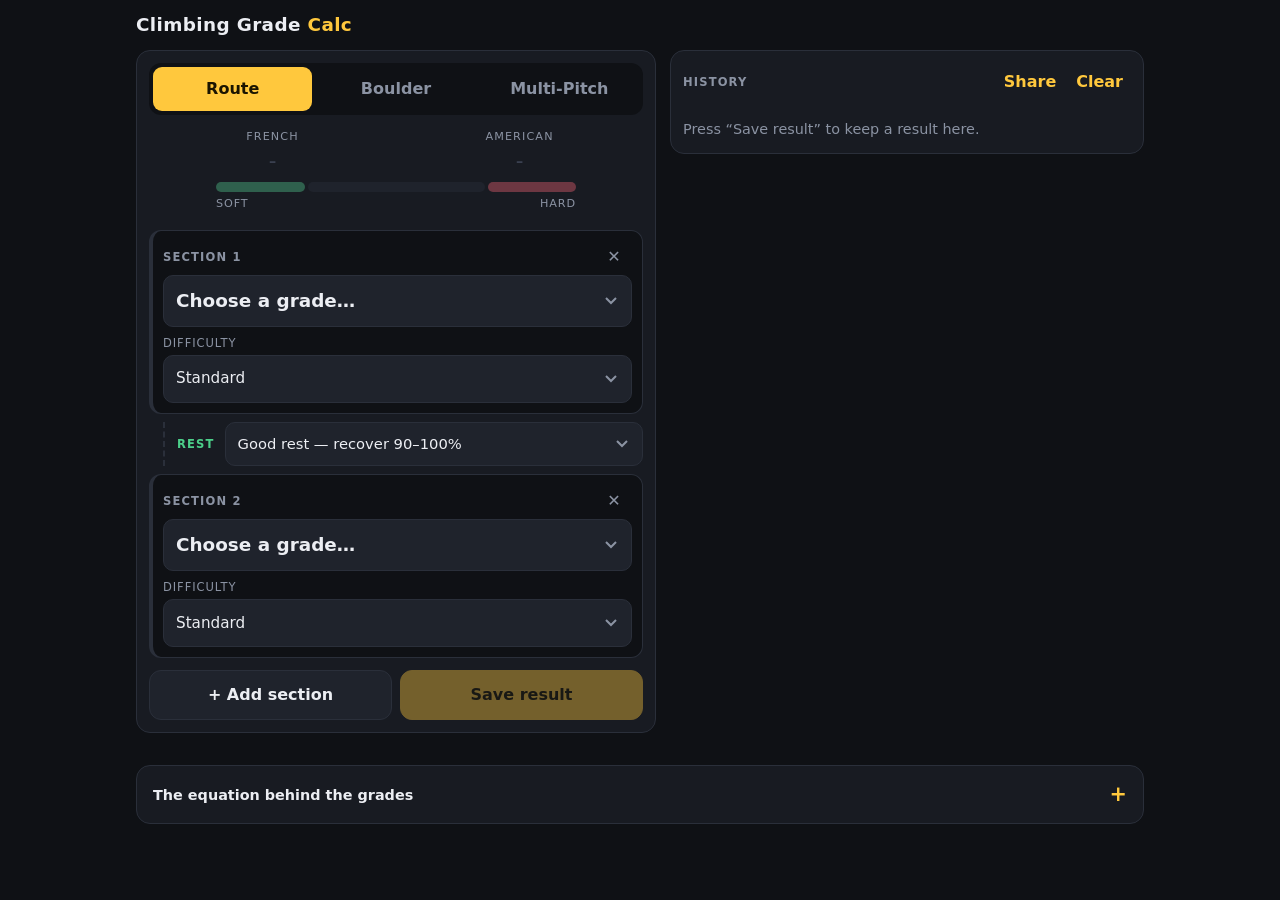
<file: index.html>
<!doctype html>
<html lang="en" translate="no">
  <head>
    <meta charset="UTF-8" />
    <meta
      name="viewport"
      content="width=device-width, initial-scale=1.0, viewport-fit=cover"
    />
    <meta name="theme-color" content="#0f1115" />
    <link rel="manifest" href="manifest.webmanifest" />
    <link rel="icon" href="icon.svg" type="image/svg+xml" />
    <meta name="mobile-web-app-capable" content="yes" />
    <meta name="apple-mobile-web-app-capable" content="yes" />
    <meta name="apple-mobile-web-app-title" content="Grade Calc" />
    <link rel="stylesheet" href="src/style.css" />
    <title>Climbing Grade Calc</title>
  </head>
  <body>
    <div id="app"></div>
    <script type="module" src="src/main.js"></script>
    <script>
      console.log("IG: leon_do");
    </script>
    <script
      async
      src="https://www.googletagmanager.com/gtag/js?id=G-BM0ZHFS1FX"
    ></script>
    <script>
      window.dataLayer = window.dataLayer || [];
      function gtag() {
        dataLayer.push(arguments);
      }
      gtag("js", new Date());

      gtag("config", "G-BM0ZHFS1FX");
    </script>
  </body>
</html>
</file>
<file: src/style.css>
:root {
  --bg: #0f1115;
  --card: #181b22;
  --card-2: #1f232c;
  --line: #2a2f3a;
  --text: #eceef3;
  --muted: #8b93a3;
  --accent: #ffc83d;
  --accent-ink: #1a1400;
  --route: #5aa9ff;
  --boulder: #ff8a5c;
  --good: #4cd08a;
  --bad: #ff5d6c;
  --radius: 14px;
}

*, *::before, *::after { box-sizing: border-box; }

html { -webkit-text-size-adjust: 100%; }

body {
  margin: 0;
  min-height: 100dvh;
  background: var(--bg);
  color: var(--text);
  font: 16px/1.4 system-ui, -apple-system, 'Segoe UI', Roboto, sans-serif;
  -webkit-tap-highlight-color: transparent;
  padding: env(safe-area-inset-top) env(safe-area-inset-right) env(safe-area-inset-bottom) env(safe-area-inset-left);
}

button { font: inherit; color: inherit; cursor: pointer; }

.top {
  display: flex;
  align-items: center;
  max-width: 1040px;
  margin: 0 auto;
  padding: 12px 16px;
}
.top h1 { margin: 0; font-size: 1.15rem; font-weight: 800; letter-spacing: 0.02em; }
.top h1 span { color: var(--accent); }

.layout {
  display: grid;
  gap: 14px;
  max-width: 1040px;
  margin: 0 auto;
  padding: 0 12px 24px;
}
@media (min-width: 860px) {
  .layout { grid-template-columns: minmax(380px, 520px) 1fr; align-items: start; padding: 0 16px 32px; }
  .history { position: sticky; top: 12px; }
}

.card { background: var(--card); border: 1px solid var(--line); border-radius: var(--radius); padding: 12px; }

/* segmented controls */
.seg { display: grid; grid-auto-flow: column; grid-auto-columns: 1fr; gap: 4px; background: var(--bg); padding: 4px; border-radius: 12px; }
.seg button { border: 0; background: transparent; color: var(--muted); padding: 10px 6px; border-radius: 9px; font-weight: 600; min-height: 44px; }
.seg button[aria-selected='true'], .seg button.on { background: var(--accent); color: var(--accent-ink); }

/* console */
.console-bar { display: flex; align-items: center; justify-content: space-between; gap: 8px; }
.console-bar label, .console-bar h2 { font-size: 0.72rem; font-weight: 700; text-transform: uppercase; letter-spacing: 0.1em; color: var(--muted); margin: 0; }
.tools { display: flex; gap: 4px; }
.icon { width: 36px; height: 36px; border-radius: 50%; border: 0; background: transparent; color: var(--muted); font-size: 1rem; }
.icon:hover, .icon:active { background: var(--card-2); color: var(--text); }
.text-btn { border: 0; background: transparent; color: var(--accent); font-weight: 600; padding: 8px; min-height: 36px; }


/* result */
.result { padding: 14px 4px 6px; text-align: center; }
.dual { display: grid; grid-template-columns: 1fr 1fr; gap: 8px; }
.dual small { display: block; font-size: 0.7rem; text-transform: uppercase; letter-spacing: 0.1em; color: var(--muted); }
.grade { font-size: clamp(1.9rem, 9vw, 3rem); font-weight: 800; letter-spacing: -0.02em; line-height: 1.1; min-height: 1.1em; }
.grade.empty { color: #3a4050; }
.grade.flash { animation: flash 0.5s ease; }
@keyframes flash { 0% { color: var(--accent); transform: scale(1.06); } 100% { transform: scale(1); } }
.meter { position: relative; height: 10px; margin: 10px auto 0; max-width: 360px; }
.zones { display: grid; grid-template-columns: 25fr 50fr 25fr; gap: 3px; height: 100%; }
.zones i { background: var(--card-2); border-radius: 5px; }
.zones i:first-child { background: color-mix(in srgb, var(--good) 35%, var(--card-2)); }
.zones i:last-child { background: color-mix(in srgb, var(--bad) 35%, var(--card-2)); }
.marker { position: absolute; top: -4px; width: 6px; height: 18px; margin-left: -3px; border-radius: 3px; background: var(--accent); box-shadow: 0 0 0 2px var(--card); transition: left 0.25s ease, opacity 0.2s; }
.meter-labels { display: flex; justify-content: space-between; max-width: 360px; margin: 4px auto 0; font-size: 0.7rem; color: var(--muted); text-transform: uppercase; letter-spacing: 0.08em; }

/* history */
.history h2 { font-size: 0.72rem; }
#histList { list-style: none; margin: 8px 0 0; padding: 0; display: grid; gap: 6px; }
#histList li { display: grid; grid-template-columns: 1fr auto auto; align-items: center; gap: 6px; background: var(--card-2); border-radius: 10px; padding-right: 4px; }
.hist-load { display: flex; flex-direction: column; align-items: flex-start; min-width: 0; text-align: left; border: 0; background: transparent; padding: 8px 10px; min-height: 48px; }
.h-type { font-size: 0.68rem; color: var(--muted); text-transform: uppercase; letter-spacing: 0.08em; }
.h-str { font: 600 0.92rem ui-monospace, Menlo, Consolas, monospace; max-width: 100%; overflow: hidden; text-overflow: ellipsis; white-space: nowrap; }
.h-grade { color: var(--accent); white-space: nowrap; text-align: right; line-height: 1.2; }
.h-grade small { display: block; font-weight: 500; color: var(--muted); font-size: 0.75rem; }
.empty { margin: 10px 0 2px; color: var(--muted); font-size: 0.9rem; }
[hidden] { display: none !important; }


@media (prefers-reduced-motion: reduce) { * { animation: none !important; transition: none !important; } }

/* section rows */
.rows { display: grid; gap: 8px; margin-top: 12px; }
.row { background: var(--bg); border: 1px solid var(--line); border-left: 4px solid var(--line); border-radius: 12px; padding: 8px 10px 10px; }
.row.route { border-left-color: var(--route); }
.row.boulder { border-left-color: var(--boulder); }
.row-head { display: flex; align-items: center; justify-content: space-between; min-height: 36px; }
.row-title { font-size: 0.72rem; font-weight: 700; text-transform: uppercase; letter-spacing: 0.1em; color: var(--muted); }

select {
  width: 100%;
  min-height: 48px;
  padding: 10px 36px 10px 12px;
  border: 1px solid var(--line);
  border-radius: 10px;
  background: var(--card-2) url("data:image/svg+xml,%3Csvg xmlns='http://www.w3.org/2000/svg' width='12' height='8' fill='none' stroke='%238b93a3' stroke-width='2'%3E%3Cpath d='M1 1l5 5 5-5'/%3E%3C/svg%3E") no-repeat right 14px center;
  color: var(--text);
  font: inherit;
  appearance: none;
  -webkit-appearance: none;
  text-overflow: ellipsis;
}
select:focus-visible, button:focus-visible, input:focus-visible { outline: 2px solid var(--accent); outline-offset: 2px; }
.grade-sel { font-size: 1.15rem; font-weight: 700; min-height: 52px; }
.row-opts { display: grid; gap: 8px; margin-top: 8px; }
.row-opts label { display: grid; gap: 4px; font-size: 0.72rem; color: var(--muted); text-transform: uppercase; letter-spacing: 0.08em; }
.row-opts select { font-size: 0.95rem; text-transform: none; letter-spacing: 0; }
.row-opts .check { display: flex; align-items: center; gap: 10px; min-height: 44px; font-size: 0.95rem; text-transform: none; letter-spacing: 0; color: var(--text); }
.check input { width: 22px; height: 22px; accent-color: var(--accent); }

.rest-pick { display: grid; grid-template-columns: auto 1fr; align-items: center; gap: 10px; margin: 0 0 0 14px; padding-left: 12px; border-left: 2px dashed var(--line); }
.rest-pick span { font-size: 0.72rem; font-weight: 700; text-transform: uppercase; letter-spacing: 0.1em; color: var(--good); }
.rest-pick select { min-height: 44px; font-size: 0.92rem; }

.actions { display: grid; grid-template-columns: 1fr 1fr; gap: 8px; margin-top: 12px; }
.btn { min-height: 50px; border-radius: 12px; border: 1px solid var(--line); font-weight: 700; background: var(--card-2); }
.btn.primary { background: var(--accent); color: var(--accent-ink); border-color: var(--accent); }
.btn:disabled { opacity: 0.4; cursor: not-allowed; }
.btn:active:not(:disabled) { transform: scale(0.98); }

/* about */
.about { max-width: 1040px; margin: 0 auto; padding: 0 12px 32px; color: var(--muted); font-size: 0.9rem; }
.about details { background: var(--card); border: 1px solid var(--line); border-radius: var(--radius); }
.about summary { cursor: pointer; padding: 14px 16px; min-height: 48px; font-weight: 600; color: var(--text); list-style: none; display: flex; align-items: center; justify-content: space-between; }
.about summary::-webkit-details-marker { display: none; }
.about summary::after { content: '+'; color: var(--accent); font-size: 1.3rem; }
.about details[open] summary::after { content: '–'; }
.about-body { padding: 0 16px 14px; line-height: 1.55; }
.about-body p { margin: 0 0 10px; }
.about-body ol { margin: 0 0 10px; padding-left: 20px; display: grid; gap: 6px; }
.about-body b { color: var(--text); }
@media (min-width: 860px) { .about { padding: 0 16px 40px; } }

.eq { margin: 4px 0 12px; padding: 10px 12px; background: var(--bg); border: 1px solid var(--line); border-radius: 10px; font: italic 0.95rem/1.9 Georgia, 'Times New Roman', serif; color: var(--text); overflow-x: auto; }
.eq > div { white-space: nowrap; }
.eq span { font: 0.78rem system-ui, sans-serif; color: var(--muted); margin-left: 8px; }
.about-body i { font-family: Georgia, 'Times New Roman', serif; }
.plot { margin: 6px 0 12px; }
.plot svg { display: block; width: 100%; max-width: 480px; height: auto; margin: 0 auto; }
.plot .g { stroke: var(--line); stroke-width: 1; }
.plot text { fill: var(--muted); font-size: 10px; font-family: system-ui, sans-serif; }
.plot .ax { font-size: 10px; }
.plot .c { fill: none; stroke-width: 2.2; stroke-linejoin: round; }
.plot .ref { fill: none; stroke: var(--muted); stroke-width: 1.3; stroke-dasharray: 4 4; }
.legend { display: flex; flex-wrap: wrap; justify-content: center; gap: 4px 14px; margin-top: 6px; font-size: 0.78rem; }
.legend span { display: inline-flex; align-items: center; gap: 6px; }
.legend i { width: 14px; height: 3px; border-radius: 2px; display: inline-block; }
.legend i.dash { background: repeating-linear-gradient(90deg, var(--muted) 0 4px, transparent 4px 8px); }
.params { width: 100%; border-collapse: collapse; margin: 0 0 10px; font-size: 0.82rem; text-align: center; }
.params th, .params td { padding: 6px 3px; border-bottom: 1px solid var(--line); }
.params td:first-child { white-space: nowrap; }
.params th { color: var(--muted); font-weight: 600; }
.params td:first-child, .params th:first-child { text-align: left; }
.params td:first-child { color: var(--text); }
.dot { display: inline-block; width: 9px; height: 9px; border-radius: 50%; margin-right: 8px; }
.dot.rG { background: var(--good); } .dot.rM { background: var(--accent); } .dot.rB { background: var(--boulder); } .dot.rN { background: var(--bad); }
.about-body ul { margin: 0 0 10px; padding-left: 20px; display: grid; gap: 6px; }
.about-body .cap { margin: 14px 0 4px; font-weight: 700; color: var(--text); }
.about-body code { font-family: ui-monospace, Menlo, Consolas, monospace; color: var(--accent); }
</file>
